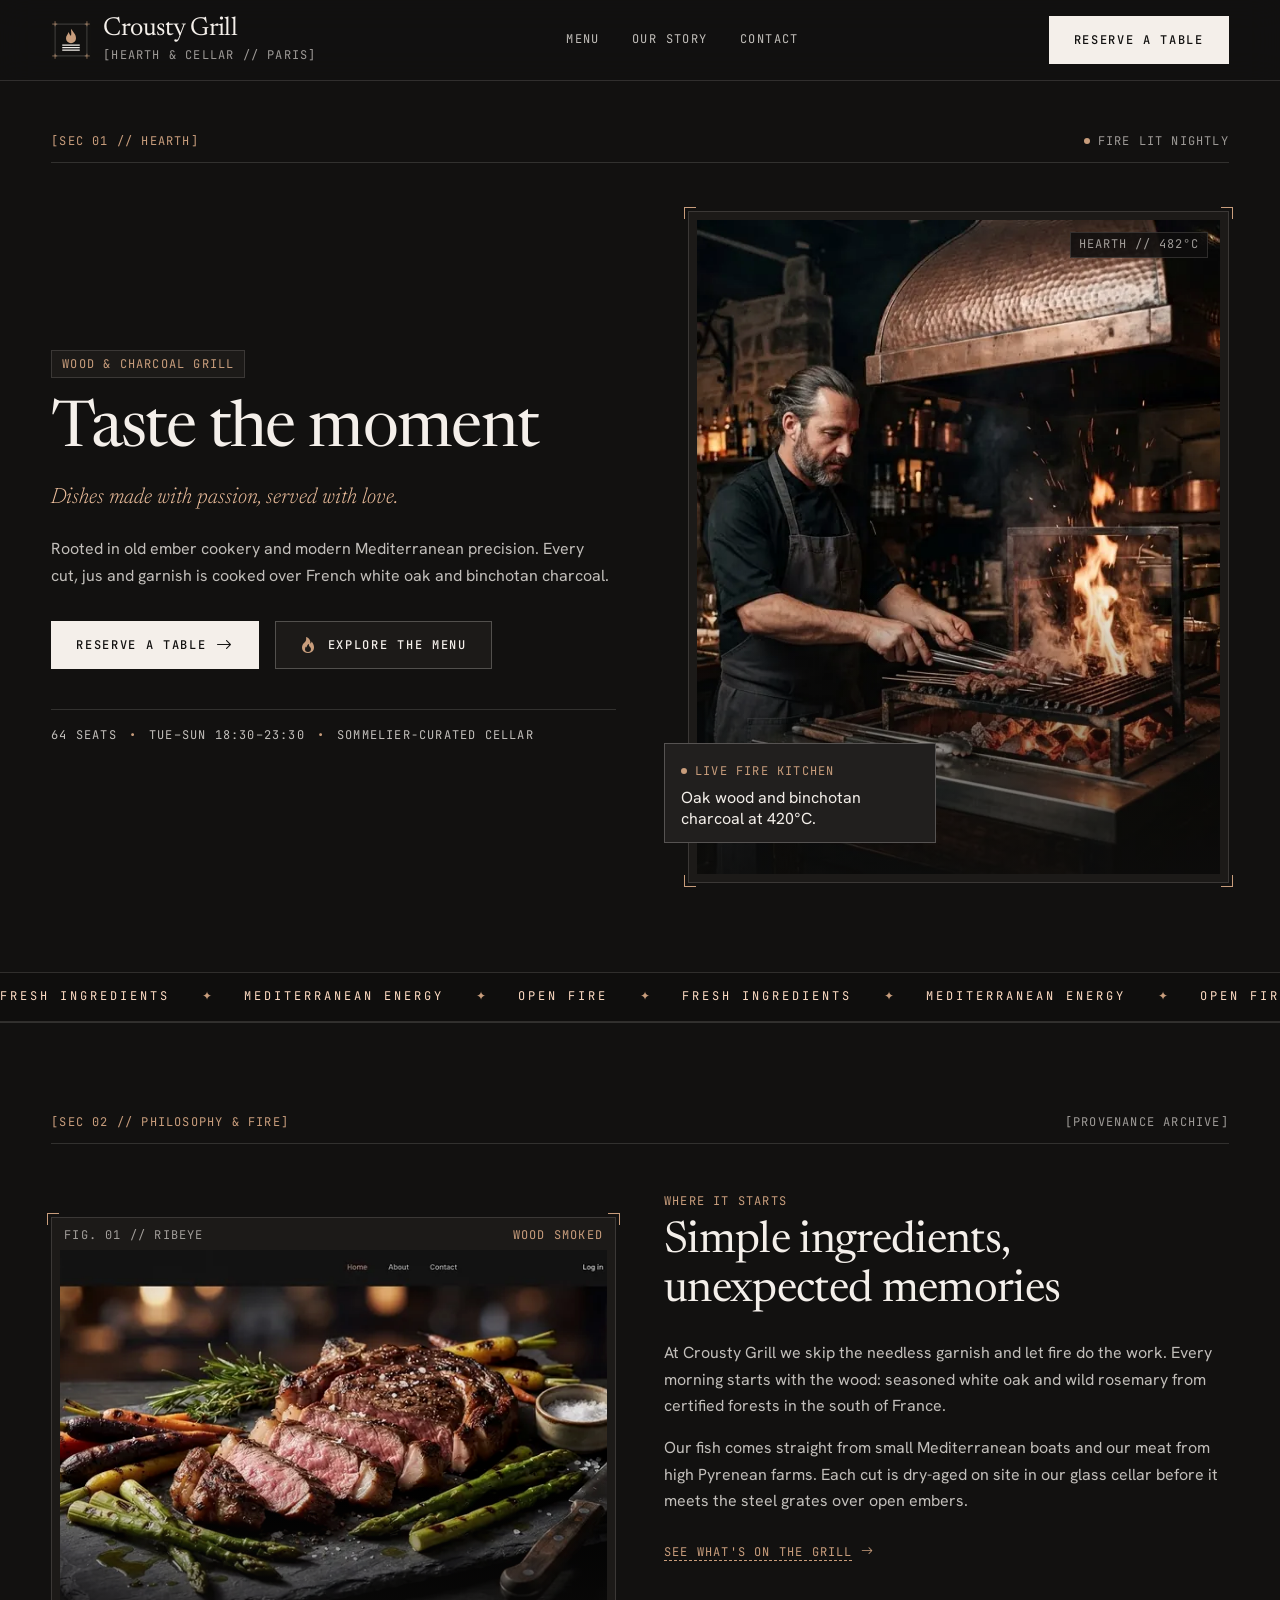
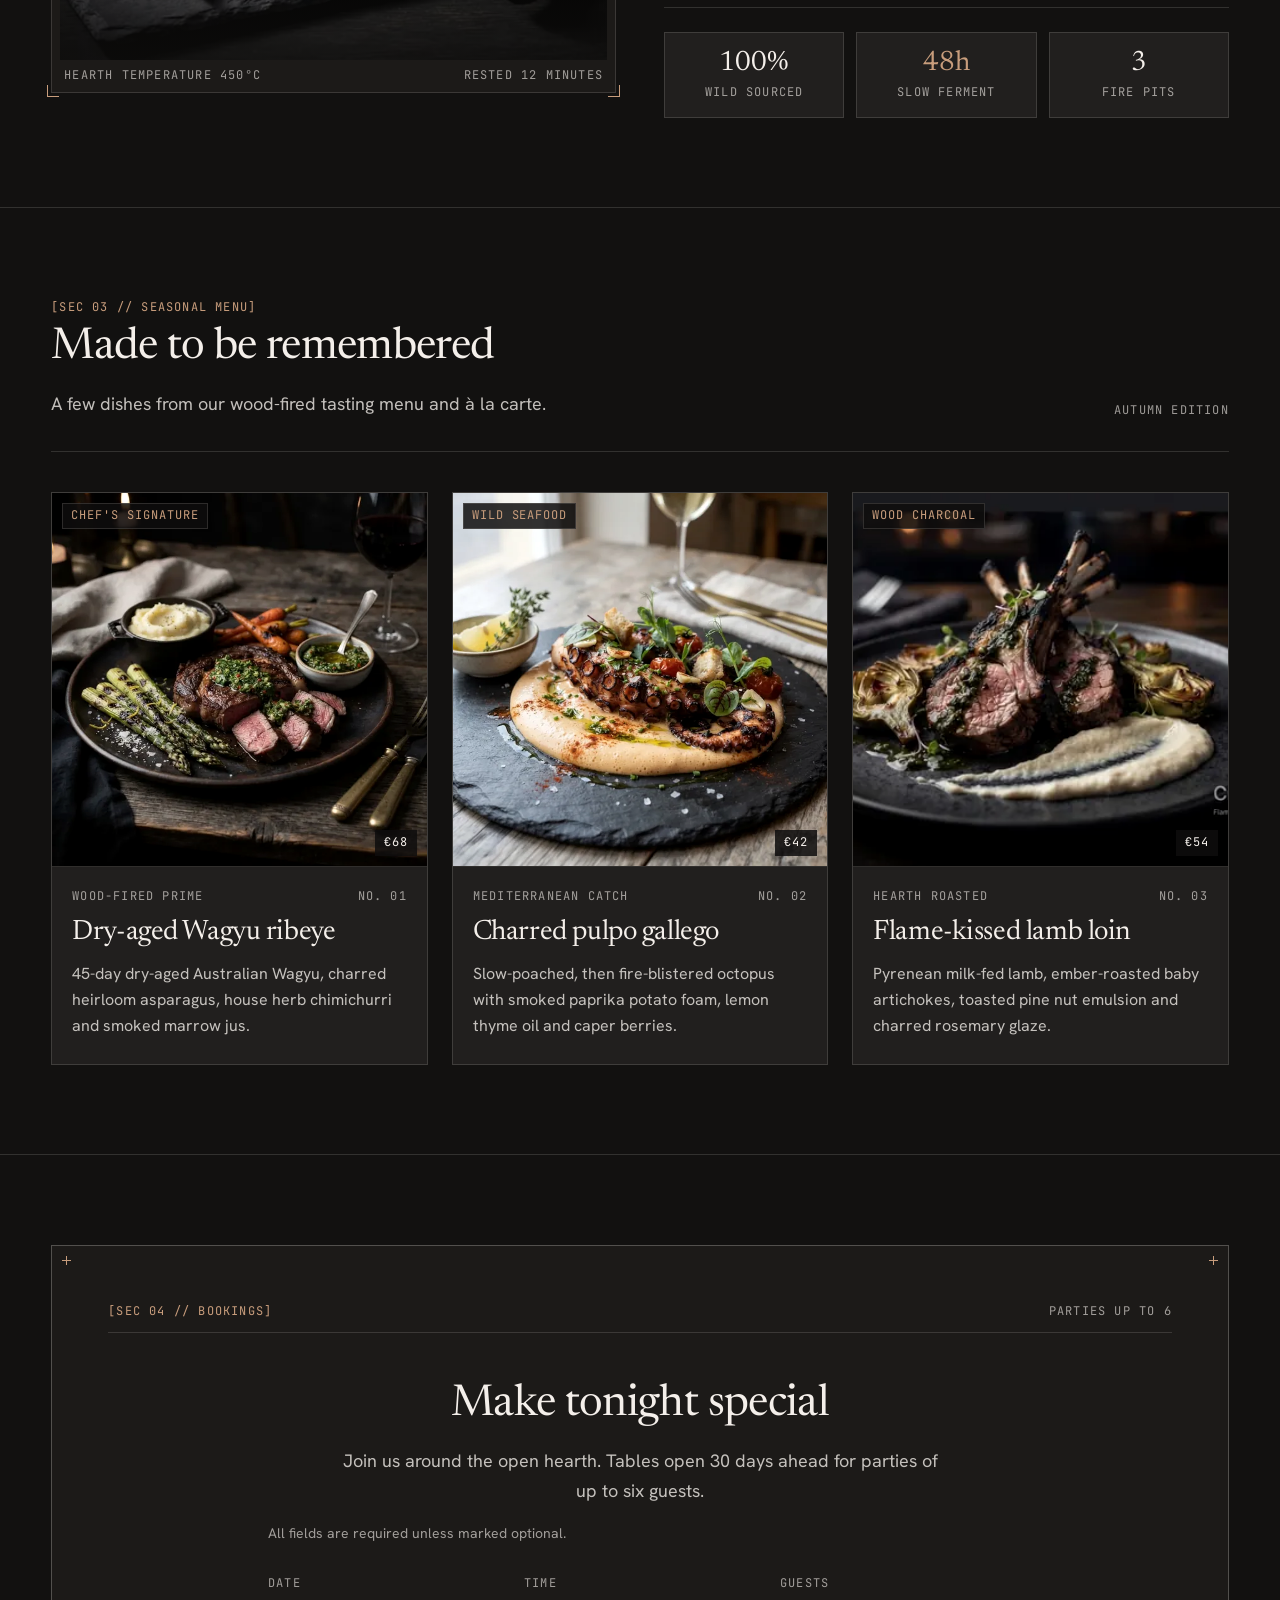
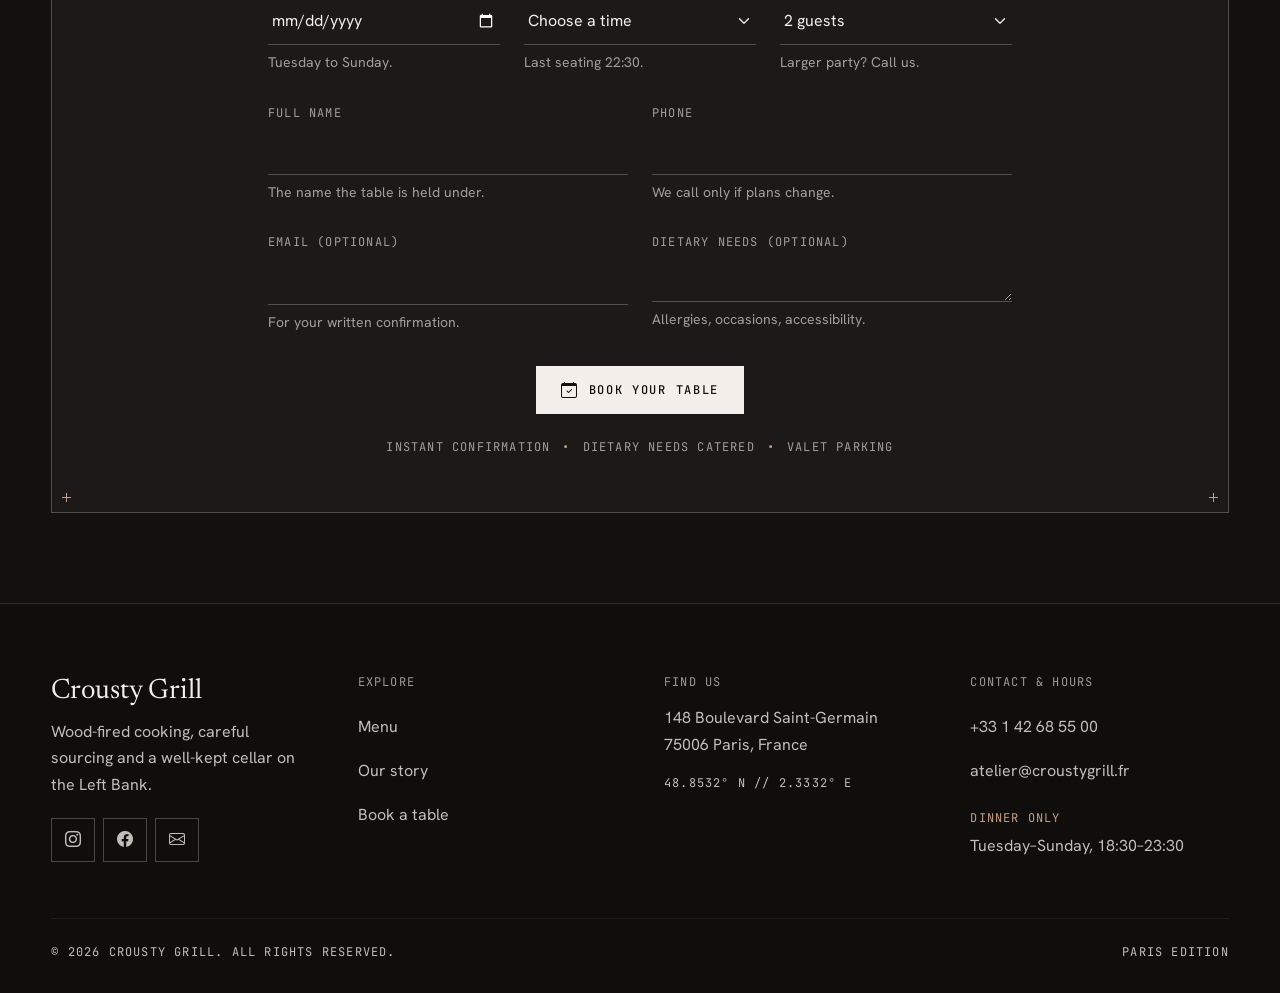
<file: index.html>
<!DOCTYPE html>
<html lang="en" data-bs-theme="dark">

<head>
    <meta charset="UTF-8">
    <meta name="viewport" content="width=device-width, initial-scale=1">
    <title>Crousty Grill — Wood-fired grill in Paris</title>
    <meta name="description"
        content="Crousty Grill is a wood-fired grill house on Boulevard Saint-Germain, Paris. Dry-aged cuts, Mediterranean seafood and open-fire cooking. Dinner Tuesday to Sunday. Book a table online.">
    <meta name="theme-color" content="#121110">
    <meta name="color-scheme" content="dark">

    <meta property="og:type" content="restaurant">
    <meta property="og:title" content="Crousty Grill — Wood-fired grill in Paris">
    <meta property="og:description" content="Dry-aged cuts and Mediterranean seafood cooked over oak and binchotan. Book a table.">
    <meta property="og:image" content="assets/img/og-image.jpg">
    <meta property="og:locale" content="en_GB">

    <link rel="icon" href="assets/img/logo.svg" type="image/svg+xml">

    <link rel="preconnect" href="https://fonts.googleapis.com">
    <link rel="preconnect" href="https://fonts.gstatic.com" crossorigin>
    <link rel="preload" as="image" href="assets/img/hero-chef-1408.webp" type="image/webp">

    <link href="https://cdn.jsdelivr.net/npm/bootstrap@5.3.8/dist/css/bootstrap.min.css" rel="stylesheet"
        integrity="sha384-sRIl4kxILFvY47J16cr9ZwB07vP4J8+LH7qKQnuqkuIAvNWLzeN8tE5YBujZqJLB" crossorigin="anonymous">
    <link rel="stylesheet" href="https://cdn.jsdelivr.net/npm/bootstrap-icons@1.13.1/font/bootstrap-icons.min.css">
    <link rel="stylesheet"
        href="https://fonts.googleapis.com/css2?family=Hanken+Grotesk:wght@400;500;600&family=JetBrains+Mono:wght@400;500&family=Newsreader:ital,opsz,wght@0,6..72,400;1,6..72,300;1,6..72,400&display=swap">
    <link rel="stylesheet" href="css/style.css">
</head>

<body id="top">

    <a class="visually-hidden-focusable cg-skip" href="#main">Skip to main content</a>

    <!-- HEADER ============================================================ -->
    <header class="cg-header">
        <div class="container-xxl cg-container cg-header-bar">
            <a class="cg-brand" href="#top" aria-label="Crousty Grill, back to top">
                <img src="assets/img/logo.svg" alt="" width="40" height="40">
                <span>
                    <span class="cg-brand-name">Crousty Grill</span>
                    <span class="cg-annot cg-brand-tag d-none d-sm-block" aria-hidden="true">[Hearth &amp; cellar // Paris]</span>
                </span>
            </a>

            <!-- desktop navigation -->
            <nav class="d-none d-lg-block" aria-label="Main">
                <ul class="cg-nav-list">
                    <li><a class="cg-nav-link" href="#menu">Menu</a></li>
                    <li><a class="cg-nav-link" href="#story">Our story</a></li>
                    <li><a class="cg-nav-link" href="#contact">Contact</a></li>
                </ul>
            </nav>
            <a class="btn btn-cg-primary d-none d-lg-inline-flex" href="#reservations">Reserve a table</a>

            <!-- mobile navigation: native disclosure, no script -->
            <details class="cg-menu d-lg-none">
                <summary>
                    <i class="bi bi-list" aria-hidden="true"></i>
                    <i class="bi bi-x-lg" aria-hidden="true"></i>
                    <span>Menu</span>
                </summary>
                <nav class="cg-menu-panel" aria-label="Main">
                    <ul>
                        <li><a class="cg-nav-link" href="#menu">Menu</a></li>
                        <li><a class="cg-nav-link" href="#story">Our story</a></li>
                        <li><a class="cg-nav-link" href="#contact">Contact</a></li>
                    </ul>
                    <a class="btn btn-cg-primary w-100" href="#reservations">Reserve a table</a>
                </nav>
            </details>
        </div>
    </header>

    <main id="main">

        <!-- HERO ========================================================== -->
        <section class="cg-hero" aria-labelledby="hero-title">
            <div class="container-xxl cg-container">
                <div class="cg-section-head" aria-hidden="true">
                    <p class="cg-annot cg-annot-ember">[Sec 01 // Hearth]</p>
                    <p class="cg-annot cg-live">Fire lit nightly</p>
                </div>

                <div class="row gy-5 gx-lg-5 align-items-center">
                    <div class="col-lg-6">
                        <p class="cg-annot cg-annot-ember cg-chip">Wood &amp; charcoal grill</p>
                        <h1 class="cg-display" id="hero-title">Taste the moment</h1>
                        <p class="cg-tagline">Dishes made with passion, served with love.</p>
                        <p class="cg-body">
                            Rooted in old ember cookery and modern Mediterranean precision. Every cut, jus and
                            garnish is cooked over French white oak and binchotan charcoal.
                        </p>

                        <div class="cg-cta-row">
                            <a class="btn btn-cg-primary" href="#reservations">
                                Reserve a table
                                <i class="bi bi-arrow-right" aria-hidden="true"></i>
                            </a>
                            <a class="btn btn-cg-outline" href="#menu">
                                <i class="bi bi-fire cg-annot-ember" aria-hidden="true"></i>
                                Explore the menu
                            </a>
                        </div>

                        <ul class="cg-specs cg-annot" aria-label="At a glance">
                            <li>64 seats</li>
                            <li>Tue–Sun 18:30–23:30</li>
                            <li>Sommelier-curated cellar</li>
                        </ul>
                    </div>

                    <div class="col-lg-6">
                        <figure class="cg-hero-figure">
                            <div class="cg-frame">
                                <div class="cg-media cg-media-fade">
                                    <img src="assets/img/hero-chef-1408.webp"
                                        srcset="assets/img/hero-chef-800.webp 800w, assets/img/hero-chef-1408.webp 1408w"
                                        sizes="(min-width: 992px) 45vw, 100vw" width="1408" height="768"
                                        fetchpriority="high"
                                        alt="Our grill chef working the open hearth, flames rising from the binchotan coals beneath a copper hood.">
                                    <p class="cg-stamp cg-hero-coord" aria-hidden="true">Hearth // 482°C</p>
                                </div>
                            </div>
                            <figcaption class="cg-callout">
                                <span class="cg-annot cg-annot-ember cg-live">Live fire kitchen</span>
                                <p>Oak wood and binchotan charcoal at 420°C.</p>
                            </figcaption>
                        </figure>
                    </div>
                </div>
            </div>
        </section>

        <!-- MARQUEE ======================================================= -->
        <section class="cg-marquee" aria-label="What we stand for">
            <p class="visually-hidden">Fresh ingredients, Mediterranean energy, open fire.</p>
            <div class="cg-marquee-track">
                <ul class="cg-marquee-group" aria-hidden="true">
                    <li>Fresh ingredients</li>
                    <li>Mediterranean energy</li>
                    <li>Open fire</li>
                    <li>Fresh ingredients</li>
                    <li>Mediterranean energy</li>
                    <li>Open fire</li>
                </ul>
                <ul class="cg-marquee-group" aria-hidden="true">
                    <li>Fresh ingredients</li>
                    <li>Mediterranean energy</li>
                    <li>Open fire</li>
                    <li>Fresh ingredients</li>
                    <li>Mediterranean energy</li>
                    <li>Open fire</li>
                </ul>
            </div>
        </section>

        <!-- STORY ========================================================= -->
        <section class="cg-section" id="story" aria-labelledby="story-title">
            <div class="container-xxl cg-container">
                <div class="cg-section-head" aria-hidden="true">
                    <p class="cg-annot cg-annot-ember">[Sec 02 // Philosophy &amp; fire]</p>
                    <p class="cg-annot">[Provenance archive]</p>
                </div>

                <div class="row gy-5 gx-lg-5 align-items-center">
                    <div class="col-lg-6 order-2 order-lg-1">
                        <figure class="cg-figure cg-frame">
                            <p class="cg-annot cg-figure-meta cg-figure-meta-top" aria-hidden="true">
                                <span>Fig. 01 // Ribeye</span>
                                <span class="cg-annot-ember">Wood smoked</span>
                            </p>
                            <div class="cg-media cg-media-fade">
                                <img src="assets/img/story-ribeye-800.webp"
                                    srcset="assets/img/story-ribeye-800.webp 800w, assets/img/story-ribeye-1408.webp 1408w"
                                    sizes="(min-width: 992px) 45vw, 100vw" width="800" height="436" loading="lazy"
                                    decoding="async"
                                    alt="Sliced prime ribeye on a dark slate board with roasted heirloom carrots, charred asparagus and flaky sea salt.">
                            </div>
                            <figcaption class="cg-annot cg-figure-meta">
                                <span>Hearth temperature 450°C</span>
                                <span>Rested 12 minutes</span>
                            </figcaption>
                        </figure>
                    </div>

                    <div class="col-lg-6 order-1 order-lg-2">
                        <p class="cg-annot cg-annot-ember mb-2">Where it starts</p>
                        <h2 class="cg-headline" id="story-title">Simple ingredients, unexpected memories</h2>
                        <p class="cg-body mt-4">
                            At Crousty Grill we skip the needless garnish and let fire do the work. Every morning
                            starts with the wood: seasoned white oak and wild rosemary from certified forests in
                            the south of France.
                        </p>
                        <p class="cg-body">
                            Our fish comes straight from small Mediterranean boats and our meat from high Pyrenean
                            farms. Each cut is dry-aged on site in our glass cellar before it meets the steel
                            grates over open embers.
                        </p>
                        <a class="cg-link" href="#menu">
                            See what's on the grill
                            <i class="bi bi-arrow-right" aria-hidden="true"></i>
                        </a>

                        <dl class="cg-stats">
                            <div>
                                <dt class="cg-annot">Wild sourced</dt>
                                <dd>100%</dd>
                            </div>
                            <div>
                                <dt class="cg-annot">Slow ferment</dt>
                                <dd>48h</dd>
                            </div>
                            <div>
                                <dt class="cg-annot">Fire pits</dt>
                                <dd>3</dd>
                            </div>
                        </dl>
                    </div>
                </div>
            </div>
        </section>

        <!-- MENU ========================================================== -->
        <section class="cg-section" id="menu" aria-labelledby="menu-title">
            <div class="container-xxl cg-container">
                <div class="cg-menu-head">
                    <div>
                        <p class="cg-annot cg-annot-ember mb-2" aria-hidden="true">[Sec 03 // Seasonal menu]</p>
                        <h2 class="cg-headline" id="menu-title">Made to be remembered</h2>
                        <p class="cg-lede mt-3 mb-0">A few dishes from our wood-fired tasting menu and à la carte.</p>
                    </div>
                    <p class="cg-annot">Autumn edition</p>
                </div>

                <div class="row row-cols-1 row-cols-md-3 g-4">
                    <div class="col">
                        <article class="cg-dish">
                            <div class="cg-dish-body">
                                <h3>Dry-aged Wagyu ribeye</h3>
                                <p class="cg-annot"><span>Wood-fired prime</span><span aria-hidden="true">No. 01</span></p>
                                <p>45-day dry-aged Australian Wagyu, charred heirloom asparagus, house herb
                                    chimichurri and smoked marrow jus.</p>
                            </div>
                            <div class="cg-media">
                                <img src="assets/img/dish-wagyu-600.webp"
                                    srcset="assets/img/dish-wagyu-600.webp 600w, assets/img/dish-wagyu-1024.webp 1024w"
                                    sizes="(min-width: 768px) 30vw, 100vw" width="600"
                                    height="600" loading="lazy" decoding="async"
                                    alt="Sliced Wagyu ribeye with asparagus, chimichurri and a pot of mash on a dark plate.">
                                <p class="cg-stamp">Chef's signature</p>
                                <p class="cg-stamp cg-price"><span class="visually-hidden">Price: </span>€68</p>
                            </div>
                        </article>
                    </div>

                    <div class="col">
                        <article class="cg-dish">
                            <div class="cg-dish-body">
                                <h3>Charred pulpo gallego</h3>
                                <p class="cg-annot"><span>Mediterranean catch</span><span aria-hidden="true">No. 02</span></p>
                                <p>Slow-poached, then fire-blistered octopus with smoked paprika potato foam,
                                    lemon thyme oil and caper berries.</p>
                            </div>
                            <div class="cg-media">
                                <img src="assets/img/dish-pulpo-600.webp"
                                    srcset="assets/img/dish-pulpo-600.webp 600w, assets/img/dish-pulpo-1024.webp 1024w"
                                    sizes="(min-width: 768px) 30vw, 100vw" width="600"
                                    height="600" loading="lazy" decoding="async"
                                    alt="Grilled octopus tentacle on a swirl of potato foam, dusted with paprika and herbs.">
                                <p class="cg-stamp">Wild seafood</p>
                                <p class="cg-stamp cg-price"><span class="visually-hidden">Price: </span>€42</p>
                            </div>
                        </article>
                    </div>

                    <div class="col">
                        <article class="cg-dish">
                            <div class="cg-dish-body">
                                <h3>Flame-kissed lamb loin</h3>
                                <p class="cg-annot"><span>Hearth roasted</span><span aria-hidden="true">No. 03</span></p>
                                <p>Pyrenean milk-fed lamb, ember-roasted baby artichokes, toasted pine nut
                                    emulsion and charred rosemary glaze.</p>
                            </div>
                            <div class="cg-media">
                                <img src="assets/img/dish-lamb-600.webp"
                                    srcset="assets/img/dish-lamb-600.webp 600w, assets/img/dish-lamb-1024.webp 1024w"
                                    sizes="(min-width: 768px) 30vw, 100vw" width="600"
                                    height="327" loading="lazy" decoding="async"
                                    alt="Rack of lamb chops over pine nut purée with roasted artichokes on charcoal stoneware.">
                                <p class="cg-stamp">Wood charcoal</p>
                                <p class="cg-stamp cg-price"><span class="visually-hidden">Price: </span>€54</p>
                            </div>
                        </article>
                    </div>
                </div>
            </div>
        </section>

        <!-- RESERVATIONS ================================================== -->
        <section class="cg-section" id="reservations" aria-labelledby="booking-title">
            <div class="container-xxl cg-container">
                <div class="cg-panel cg-booking">
                    <div class="cg-section-head" aria-hidden="true">
                        <p class="cg-annot cg-annot-ember">[Sec 04 // Bookings]</p>
                        <p class="cg-annot">Parties up to 6</p>
                    </div>

                    <div class="cg-booking-intro">
                        <h2 class="cg-headline" id="booking-title">Make tonight special</h2>
                        <p class="cg-lede">Join us around the open hearth. Tables open 30 days ahead for parties
                            of up to six guests.</p>
                    </div>

                    <!-- point "action" at the booking endpoint when it exists -->
                    <form class="cg-form row g-4" action="#" method="post" aria-describedby="form-note">
                        <p class="cg-form-note col-12" id="form-note">All fields are required unless marked optional.</p>

                        <div class="col-md-4">
                            <label class="form-label" for="b-date">Date</label>
                            <input class="form-control cg-input" type="date" id="b-date" name="date" required
                                aria-describedby="b-date-hint">
                            <p class="cg-hint" id="b-date-hint">Tuesday to Sunday.</p>
                        </div>
                        <div class="col-md-4">
                            <label class="form-label" for="b-time">Time</label>
                            <select class="form-select cg-input" id="b-time" name="time" required
                                aria-describedby="b-time-hint">
                                <option value="" selected disabled>Choose a time</option>
                                <option>18:30</option>
                                <option>19:00</option>
                                <option>19:30</option>
                                <option>20:00</option>
                                <option>20:30</option>
                                <option>21:00</option>
                                <option>21:30</option>
                                <option>22:00</option>
                                <option>22:30</option>
                            </select>
                            <p class="cg-hint" id="b-time-hint">Last seating 22:30.</p>
                        </div>
                        <div class="col-md-4">
                            <label class="form-label" for="b-guests">Guests</label>
                            <select class="form-select cg-input" id="b-guests" name="guests" required
                                aria-describedby="b-guests-hint">
                                <option value="" disabled>Choose guests</option>
                                <option value="1">1 guest</option>
                                <option value="2" selected>2 guests</option>
                                <option value="3">3 guests</option>
                                <option value="4">4 guests</option>
                                <option value="5">5 guests</option>
                                <option value="6">6 guests</option>
                            </select>
                            <p class="cg-hint" id="b-guests-hint">Larger party? Call us.</p>
                        </div>

                        <div class="col-md-6">
                            <label class="form-label" for="b-name">Full name</label>
                            <input class="form-control cg-input" type="text" id="b-name" name="name"
                                autocomplete="name" required aria-describedby="b-name-hint">
                            <p class="cg-hint" id="b-name-hint">The name the table is held under.</p>
                        </div>
                        <div class="col-md-6">
                            <label class="form-label" for="b-phone">Phone</label>
                            <input class="form-control cg-input" type="tel" id="b-phone" name="phone"
                                autocomplete="tel" inputmode="tel" required aria-describedby="b-phone-hint">
                            <p class="cg-hint" id="b-phone-hint">We call only if plans change.</p>
                        </div>

                        <div class="col-md-6">
                            <label class="form-label" for="b-email">Email (optional)</label>
                            <input class="form-control cg-input" type="email" id="b-email" name="email"
                                autocomplete="email" aria-describedby="b-email-hint">
                            <p class="cg-hint" id="b-email-hint">For your written confirmation.</p>
                        </div>
                        <div class="col-md-6">
                            <label class="form-label" for="b-notes">Dietary needs (optional)</label>
                            <textarea class="form-control cg-input" id="b-notes" name="notes" rows="1"
                                aria-describedby="b-notes-hint"></textarea>
                            <p class="cg-hint" id="b-notes-hint">Allergies, occasions, accessibility.</p>
                        </div>

                        <div class="col-12 text-center pt-2">
                            <button class="btn btn-cg-primary" type="submit">
                                <i class="bi bi-calendar-check" aria-hidden="true"></i>
                                Book your table
                            </button>
                            <ul class="cg-assure cg-annot">
                                <li>Instant confirmation</li>
                                <li>Dietary needs catered</li>
                                <li>Valet parking</li>
                            </ul>
                        </div>
                    </form>
                </div>
            </div>
        </section>

    </main>

    <!-- FOOTER ============================================================ -->
    <footer class="cg-footer" id="contact">
        <div class="container-xxl cg-container">
            <div class="row gy-5 gx-lg-5">
                <div class="col-md-6 col-lg-3">
                    <span class="cg-footer-brand">Crousty Grill</span>
                    <p>Wood-fired cooking, careful sourcing and a well-kept cellar on the Left Bank.</p>
                    <ul class="cg-social">
                        <li><a href="https://www.instagram.com/" aria-label="Crousty Grill on Instagram"><i
                                    class="bi bi-instagram" aria-hidden="true"></i></a></li>
                        <li><a href="https://www.facebook.com/" aria-label="Crousty Grill on Facebook"><i
                                    class="bi bi-facebook" aria-hidden="true"></i></a></li>
                        <li><a href="mailto:atelier@croustygrill.fr" aria-label="Email Crousty Grill"><i
                                    class="bi bi-envelope" aria-hidden="true"></i></a></li>
                    </ul>
                </div>

                <nav class="col-md-6 col-lg-3" aria-labelledby="footer-explore">
                    <h2 id="footer-explore">Explore</h2>
                    <ul class="cg-footer-links">
                        <li><a href="#menu">Menu</a></li>
                        <li><a href="#story">Our story</a></li>
                        <li><a href="#reservations">Book a table</a></li>
                    </ul>
                </nav>

                <div class="col-md-6 col-lg-3">
                    <h2>Find us</h2>
                    <address>
                        148 Boulevard Saint-Germain<br>
                        75006 Paris, France
                    </address>
                    <p class="cg-annot mt-3" aria-hidden="true">48.8532° N // 2.3332° E</p>
                </div>

                <div class="col-md-6 col-lg-3">
                    <h2>Contact &amp; hours</h2>
                    <ul class="cg-footer-links cg-footer-contact">
                        <li><a href="tel:+33142685500">+33 1 42 68 55 00</a></li>
                        <li><a href="mailto:atelier@croustygrill.fr">atelier@croustygrill.fr</a></li>
                    </ul>
                    <dl class="cg-hours">
                        <dt>Dinner only</dt>
                        <dd>Tuesday–Sunday, <time datetime="18:30">18:30</time>–<time datetime="23:30">23:30</time></dd>
                    </dl>
                </div>
            </div>

            <div class="cg-footer-base">
                <p class="cg-annot">© 2026 Crousty Grill. All rights reserved.</p>
                <p class="cg-annot" aria-hidden="true">Paris edition</p>
            </div>
        </div>
    </footer>

</body>

</html>
</file>
<file: css/style.css>
/* ==========================================================================
   Crousty Grill — landing page
   Order: tokens → Bootstrap overrides → base → components → sections
          → responsive → reduced motion
   No JavaScript: every interaction is native HTML or CSS.
   ========================================================================== */

/* TOKENS ------------------------------------------------------------------ */

:root,
[data-bs-theme="dark"] {
    /* palette (stitch/DESIGN.md) */
    --cg-canvas: #121110;
    --cg-sunk: #0f0e0d;
    --cg-surface: #1c1a18;
    --cg-surface-2: #211f1e;
    --cg-bone: #f4efea;
    --cg-ember: #c89d7c;
    --cg-ember-soft: #ebbd9b;
    --cg-text-2: rgba(244, 239, 234, 0.78);
    --cg-muted: rgba(244, 239, 234, 0.62);
    --cg-line-strong: rgba(244, 239, 234, 0.25);
    --cg-line: rgba(244, 239, 234, 0.14);
    --cg-line-faint: rgba(244, 239, 234, 0.06);
    --cg-error: #ffb4ab;
    --cg-louver: rgba(18, 17, 16, 0.75);

    /* type */
    --cg-serif: "Newsreader", Georgia, "Times New Roman", serif;
    --cg-sans: "Hanken Grotesk", system-ui, -apple-system, "Segoe UI", sans-serif;
    --cg-mono: "JetBrains Mono", ui-monospace, "Cascadia Mono", Consolas, monospace;

    --cg-fs-display: clamp(2.5rem, 1.6rem + 3.4vw, 4rem);
    --cg-fs-headline: clamp(1.875rem, 1.4rem + 1.8vw, 2.75rem);
    --cg-fs-title: clamp(1.5rem, 1.3rem + 0.6vw, 1.75rem);
    --cg-fs-lede: 1.125rem;
    --cg-fs-body: 1rem;
    --cg-fs-label: 0.75rem;

    /* space */
    --cg-gutter-x: clamp(1rem, 4vw, 5rem);
    --cg-section-y: clamp(3.5rem, 7vw, 6.5rem);
    --cg-header-h: 5rem;
    --cg-tick: 12px;

    /* Bootstrap: square, warm, dark */
    --bs-body-bg: var(--cg-canvas);
    --bs-body-color: var(--cg-bone);
    --bs-body-font-family: var(--cg-sans);
    --bs-body-font-size: var(--cg-fs-body);
    --bs-body-line-height: 1.65;
    --bs-heading-color: var(--cg-bone);
    --bs-secondary-color: var(--cg-muted);
    --bs-border-color: var(--cg-line);
    --bs-border-radius: 0;
    --bs-border-radius-sm: 0;
    --bs-border-radius-lg: 0;
    --bs-border-radius-xl: 0;
    --bs-border-radius-xxl: 0;
    --bs-border-radius-pill: 0;
    --bs-link-color: var(--cg-ember);
    --bs-link-color-rgb: 200, 157, 124;
    --bs-link-hover-color: var(--cg-bone);
    --bs-link-hover-color-rgb: 244, 239, 234;
    --bs-focus-ring-color: rgba(200, 157, 124, 0.5);
    --bs-form-invalid-color: var(--cg-error);
    --bs-form-invalid-border-color: var(--cg-error);
    color-scheme: dark;
}

/* BASE -------------------------------------------------------------------- */

html {
    scroll-behavior: smooth;
}

body {
    background: var(--cg-canvas);
    color: var(--cg-bone);
    text-rendering: optimizeLegibility;
    -webkit-font-smoothing: antialiased;
}

h1,
h2,
h3 {
    font-family: var(--cg-serif);
    font-weight: 400;
    letter-spacing: -0.015em;
    line-height: 1.12;
    text-wrap: balance;
}

p {
    text-wrap: pretty;
}

img {
    display: block;
    max-width: 100%;
    height: auto;
}

::selection {
    background: #604025;
    color: #ffdcc3;
}

:focus-visible {
    outline: 2px solid var(--cg-ember);
    outline-offset: 3px;
}

[id] {
    scroll-margin-top: 1rem;
}

/* skip link builds on Bootstrap's .visually-hidden-focusable */
.cg-skip:focus {
    position: fixed !important;
    top: 1rem;
    left: 1rem;
    z-index: 1100;
    padding: 0.75rem 1rem;
    background: var(--cg-bone);
    color: var(--cg-canvas);
    font-family: var(--cg-mono);
    font-size: var(--cg-fs-label);
    letter-spacing: 0.1em;
    text-transform: uppercase;
    text-decoration: none;
}

/* COMPONENTS -------------------------------------------------------------- */

.cg-container {
    padding-inline: var(--cg-gutter-x);
}

.cg-section {
    padding-block: var(--cg-section-y);
    border-top: 1px solid var(--cg-line);
}

/* mono annotation — the blueprint voice */
.cg-annot {
    margin: 0;
    font-family: var(--cg-mono);
    font-size: var(--cg-fs-label);
    font-weight: 400;
    line-height: 1.5;
    letter-spacing: 0.1em;
    text-transform: uppercase;
    color: var(--cg-muted);
}

.cg-annot-ember {
    color: var(--cg-ember);
}

/* annotation bar that opens each section */
.cg-section-head {
    display: flex;
    flex-wrap: wrap;
    align-items: center;
    justify-content: space-between;
    gap: 0.5rem 1.5rem;
    padding-bottom: 0.75rem;
    margin-bottom: clamp(1.75rem, 4vw, 3rem);
    border-bottom: 1px solid var(--cg-line);
}

.cg-display {
    margin: 0;
    font-size: var(--cg-fs-display);
    letter-spacing: -0.025em;
    line-height: 1.04;
}

.cg-headline {
    margin: 0;
    font-size: var(--cg-fs-headline);
}

.cg-lede {
    max-width: 60ch;
    font-size: var(--cg-fs-lede);
    color: var(--cg-text-2);
}

.cg-body {
    max-width: 62ch;
    color: var(--cg-text-2);
}

/* hairline frame with L-shaped corner ticks (one pseudo, eight gradients) */
.cg-frame {
    position: relative;
    padding: 0.5rem;
    background: var(--cg-surface);
    border: 1px solid var(--cg-line);
}

.cg-frame::before {
    content: "";
    position: absolute;
    inset: -5px;
    pointer-events: none;
    --t: linear-gradient(var(--cg-ember), var(--cg-ember));
    background:
        var(--t) left top / var(--cg-tick) 1px no-repeat,
        var(--t) left top / 1px var(--cg-tick) no-repeat,
        var(--t) right top / var(--cg-tick) 1px no-repeat,
        var(--t) right top / 1px var(--cg-tick) no-repeat,
        var(--t) left bottom / var(--cg-tick) 1px no-repeat,
        var(--t) left bottom / 1px var(--cg-tick) no-repeat,
        var(--t) right bottom / var(--cg-tick) 1px no-repeat,
        var(--t) right bottom / 1px var(--cg-tick) no-repeat;
}

/* panel with "+" registration crosshairs */
.cg-panel {
    position: relative;
    background: var(--cg-surface);
    border: 1px solid var(--cg-line-strong);
}

.cg-panel::before {
    content: "";
    position: absolute;
    inset: 10px;
    pointer-events: none;
    --t: linear-gradient(var(--cg-ember), var(--cg-ember));
    background:
        var(--t) left 0 top 4px / 9px 1px no-repeat,
        var(--t) left 4px top 0 / 1px 9px no-repeat,
        var(--t) right 0 top 4px / 9px 1px no-repeat,
        var(--t) right 4px top 0 / 1px 9px no-repeat,
        var(--t) left 0 bottom 4px / 9px 1px no-repeat,
        var(--t) left 4px bottom 0 / 1px 9px no-repeat,
        var(--t) right 0 bottom 4px / 9px 1px no-repeat,
        var(--t) right 4px bottom 0 / 1px 9px no-repeat;
}

/* media well inside a frame */
.cg-media {
    position: relative;
    overflow: hidden;
    background: var(--cg-sunk);
}

.cg-media img {
    width: 100%;
    height: 100%;
    object-fit: cover;
    filter: saturate(0.88) contrast(1.05);
}

.cg-media-fade::after {
    content: "";
    position: absolute;
    inset: 0;
    background: linear-gradient(to top, rgba(15, 14, 13, 0.75), transparent 45%);
}

/* small mono stamp laid over imagery */
.cg-stamp {
    position: absolute;
    z-index: 1;
    margin: 0;
    padding: 0.125rem 0.5rem;
    background: rgba(15, 14, 13, 0.85);
    border: 1px solid var(--cg-line);
    font-family: var(--cg-mono);
    font-size: var(--cg-fs-label);
    letter-spacing: 0.08em;
    text-transform: uppercase;
    color: var(--cg-ember);
}

/* buttons: Bootstrap .btn + one variant class */
.btn-cg-primary,
.btn-cg-outline {
    --bs-btn-font-family: var(--cg-mono);
    --bs-btn-font-size: var(--cg-fs-label);
    --bs-btn-font-weight: 500;
    --bs-btn-padding-x: 1.5rem;
    --bs-btn-padding-y: 0.875rem;
    --bs-btn-border-width: 1px;
    --bs-btn-focus-box-shadow: none;
    display: inline-flex;
    align-items: center;
    justify-content: center;
    gap: 0.625rem;
    min-height: 2.75rem;
    letter-spacing: 0.14em;
    text-transform: uppercase;
}

.btn-cg-primary {
    --bs-btn-color: var(--cg-canvas);
    --bs-btn-bg: var(--cg-bone);
    --bs-btn-border-color: var(--cg-bone);
    --bs-btn-hover-color: var(--cg-canvas);
    --bs-btn-hover-bg: var(--cg-ember);
    --bs-btn-hover-border-color: var(--cg-ember);
    --bs-btn-active-color: var(--cg-canvas);
    --bs-btn-active-bg: var(--cg-ember-soft);
    --bs-btn-active-border-color: var(--cg-ember-soft);
}

.btn-cg-outline {
    --bs-btn-color: var(--cg-bone);
    --bs-btn-bg: var(--cg-surface);
    --bs-btn-border-color: var(--cg-line-strong);
    --bs-btn-hover-color: var(--cg-ember);
    --bs-btn-hover-bg: var(--cg-surface);
    --bs-btn-hover-border-color: var(--cg-ember);
    --bs-btn-active-color: var(--cg-ember);
    --bs-btn-active-bg: var(--cg-surface-2);
    --bs-btn-active-border-color: var(--cg-ember);
}

.btn-cg-primary .bi,
.btn-cg-outline .bi {
    font-size: 1rem;
    line-height: 1;
}

.btn-cg-primary:hover .bi-arrow-right {
    transform: translateX(3px);
}

.bi-arrow-right {
    transition: transform 0.2s ease;
}

/* architectural link: dashed baseline, 4px offset */
.cg-link {
    display: inline-flex;
    align-items: center;
    gap: 0.5rem;
    min-height: 2.75rem;
    font-family: var(--cg-mono);
    font-size: var(--cg-fs-label);
    letter-spacing: 0.1em;
    text-transform: uppercase;
    color: var(--cg-ember);
    text-decoration: underline dashed 1px;
    text-underline-offset: 4px;
}

.cg-link:hover {
    color: var(--cg-bone);
}

/* HEADER ------------------------------------------------------------------ */

.cg-header {
    position: relative;
    z-index: 1030;
    background: var(--cg-louver);
    -webkit-backdrop-filter: blur(16px);
    backdrop-filter: blur(16px);
    border-bottom: 1px solid var(--cg-line);
}

.cg-header-bar {
    display: flex;
    align-items: center;
    justify-content: space-between;
    gap: 1.5rem;
    min-height: var(--cg-header-h);
}

.cg-brand {
    display: inline-flex;
    align-items: center;
    gap: 0.75rem;
    min-height: 2.75rem;
    color: var(--cg-bone);
    text-decoration: none;
}

.cg-brand:hover {
    color: var(--cg-bone);
}

.cg-brand img {
    width: 2.5rem;
    height: 2.5rem;
}

.cg-brand-name {
    display: block;
    font-family: var(--cg-serif);
    font-size: 1.625rem;
    line-height: 1;
    letter-spacing: -0.02em;
}

.cg-brand-tag {
    display: block;
    margin-top: 0.25rem;
}

.cg-nav-list {
    display: flex;
    gap: 2rem;
    margin: 0;
    padding: 0;
    list-style: none;
}

.cg-nav-link {
    display: inline-flex;
    align-items: center;
    min-height: 2.75rem;
    font-family: var(--cg-mono);
    font-size: var(--cg-fs-label);
    letter-spacing: 0.12em;
    text-transform: uppercase;
    color: var(--cg-text-2);
    text-decoration: none;
    border-bottom: 1px solid transparent;
}

.cg-nav-link:hover {
    color: var(--cg-bone);
    border-bottom-color: var(--cg-ember);
}

/* mobile menu: native <details>, no script */
.cg-menu summary {
    display: inline-flex;
    align-items: center;
    gap: 0.5rem;
    min-height: 2.75rem;
    padding: 0 1rem;
    border: 1px solid var(--cg-line-strong);
    font-family: var(--cg-mono);
    font-size: var(--cg-fs-label);
    letter-spacing: 0.12em;
    text-transform: uppercase;
    cursor: pointer;
    list-style: none;
}

.cg-menu summary::-webkit-details-marker {
    display: none;
}

.cg-menu summary .bi {
    font-size: 1.25rem;
    line-height: 1;
}

.cg-menu .bi-x-lg,
.cg-menu[open] .bi-list {
    display: none;
}

.cg-menu[open] .bi-x-lg {
    display: inline-block;
    font-size: 1rem;
}

.cg-menu[open] summary {
    border-color: var(--cg-ember);
    color: var(--cg-ember);
}

.cg-menu-panel {
    position: absolute;
    top: 100%;
    left: 0;
    right: 0;
    padding: 0.5rem var(--cg-gutter-x) 1.5rem;
    background: var(--cg-canvas);
    border-bottom: 1px solid var(--cg-line);
}

.cg-menu-panel ul {
    margin: 0 0 1rem;
    padding: 0;
    list-style: none;
}

.cg-menu-panel li {
    border-bottom: 1px solid var(--cg-line-faint);
}

.cg-menu-panel .cg-nav-link {
    display: flex;
    min-height: 3.25rem;
    border-bottom: 0;
}

/* HERO -------------------------------------------------------------------- */

.cg-hero {
    padding-block: clamp(2rem, 4vw, 3.5rem) var(--cg-section-y);
}

.cg-live {
    display: inline-flex;
    align-items: center;
    gap: 0.5rem;
}

.cg-live::before {
    content: "";
    width: 6px;
    height: 6px;
    border-radius: 50%;
    background: var(--cg-ember);
    animation: cg-pulse 2.4s ease-in-out infinite;
}

@keyframes cg-pulse {
    50% {
        opacity: 0.25;
    }
}

.cg-chip {
    display: inline-block;
    padding: 0.25rem 0.625rem;
    margin-bottom: 1.25rem;
    background: var(--cg-surface);
    border: 1px solid var(--cg-line);
}

.cg-tagline {
    margin: 1rem 0 1.25rem;
    font-family: var(--cg-serif);
    font-size: 1.375rem;
    font-style: italic;
    font-weight: 300;
    color: var(--cg-ember-soft);
}

.cg-cta-row {
    display: flex;
    flex-wrap: wrap;
    gap: 1rem;
    margin-top: 2rem;
}

.cg-specs {
    display: flex;
    flex-wrap: wrap;
    gap: 0.25rem 0;
    margin: 2.5rem 0 0;
    padding: 1rem 0 0;
    border-top: 1px solid var(--cg-line);
    list-style: none;
}

.cg-specs li {
    color: var(--cg-text-2);
}

.cg-specs li + li::before {
    content: "•";
    content: "•" / "";
    margin-inline: 0.75rem;
    color: var(--cg-ember);
}

.cg-hero-figure {
    margin: 0;
}

.cg-hero-figure .cg-media {
    aspect-ratio: 4 / 3;
}

.cg-hero-figure img {
    object-position: 58% 40%;
}

.cg-hero-coord {
    top: 0.75rem;
    right: 0.75rem;
    color: var(--cg-muted);
}

.cg-callout {
    max-width: 17rem;
    margin-top: 1rem;
    padding: 0.75rem 1rem;
    background: var(--cg-surface-2);
    border: 1px solid var(--cg-line-strong);
}

.cg-callout p {
    margin: 0.25rem 0 0;
    line-height: 1.35;
}

/* MARQUEE ----------------------------------------------------------------- */

.cg-marquee {
    overflow: hidden;
    padding-block: 0.875rem;
    background: var(--cg-sunk);
    border-block: 1px solid var(--cg-line);
}

.cg-marquee-track {
    display: flex;
    width: max-content;
    animation: cg-marquee 36s linear infinite;
}

.cg-marquee-group {
    display: flex;
    flex-shrink: 0;
    margin: 0;
    padding: 0;
    list-style: none;
}

.cg-marquee-group li {
    display: flex;
    align-items: center;
    font-family: var(--cg-mono);
    font-size: var(--cg-fs-label);
    letter-spacing: 0.25em;
    text-transform: uppercase;
    white-space: nowrap;
    color: #ffdcc3;
}

.cg-marquee-group li::after {
    content: "✦";
    margin-inline: 2rem;
    color: var(--cg-ember);
    letter-spacing: 0;
}

@keyframes cg-marquee {
    to {
        transform: translateX(-50%);
    }
}

/* STORY ------------------------------------------------------------------- */

.cg-figure {
    margin: 0;
}

.cg-figure .cg-media {
    aspect-ratio: 4 / 3;
}

.cg-figure-meta {
    display: flex;
    flex-wrap: wrap;
    justify-content: space-between;
    gap: 0.25rem 1rem;
    padding: 0.375rem 0.25rem 0;
}

.cg-figure-meta-top {
    padding: 0 0.25rem 0.375rem;
}

.cg-stats {
    display: grid;
    grid-template-columns: repeat(3, minmax(0, 1fr));
    gap: 0.75rem;
    margin: 2rem 0 0;
    padding-top: 1.5rem;
    border-top: 1px solid var(--cg-line);
}

.cg-stats div {
    display: flex;
    flex-direction: column-reverse;
    align-items: center;
    gap: 0.375rem;
    padding: 1rem 0.5rem;
    background: var(--cg-surface-2);
    border: 1px solid var(--cg-line);
    text-align: center;
}

.cg-stats dd {
    margin: 0;
    font-family: var(--cg-serif);
    font-size: var(--cg-fs-title);
    line-height: 1;
}

.cg-stats div:nth-child(2) dd {
    color: var(--cg-ember);
}

/* MENU -------------------------------------------------------------------- */

.cg-menu-head {
    display: flex;
    flex-wrap: wrap;
    align-items: flex-end;
    justify-content: space-between;
    gap: 1rem 2rem;
    padding-bottom: 2rem;
    margin-bottom: 2.5rem;
    border-bottom: 1px solid var(--cg-line);
}

.cg-dish {
    display: flex;
    flex-direction: column;
    height: 100%;
    background: var(--cg-surface-2);
    border: 1px solid var(--cg-line);
}

/* image sits first visually; the heading stays first in reading order */
.cg-dish .cg-media {
    order: -1;
    aspect-ratio: 1;
    border-bottom: 1px solid var(--cg-line);
}

.cg-dish-body {
    display: flex;
    flex-direction: column;
    padding: 1.25rem 1.25rem 1.5rem;
}

.cg-dish-body .cg-annot {
    display: flex;
    justify-content: space-between;
    gap: 1rem;
    order: -1;
    margin-bottom: 0.75rem;
}

.cg-dish h3 {
    margin: 0 0 0.75rem;
    font-size: var(--cg-fs-title);
}

.cg-dish-body p:last-child {
    margin: 0;
    color: var(--cg-text-2);
}

.cg-dish .cg-stamp {
    top: 0.625rem;
    left: 0.625rem;
}

.cg-dish .cg-price {
    top: auto;
    bottom: 0.625rem;
    right: 0.625rem;
    left: auto;
    border-color: transparent;
    color: var(--cg-bone);
}

/* RESERVATIONS ------------------------------------------------------------ */

.cg-booking {
    padding: clamp(1.75rem, 5vw, 3.5rem);
}

.cg-booking-intro {
    max-width: 40rem;
    margin: 0 auto 2.5rem;
    text-align: center;
}

.cg-booking-intro .cg-lede {
    margin: 1rem auto 0;
}

.cg-form {
    max-width: 48rem;
    margin-inline: auto;
}

.cg-form .form-label {
    margin-bottom: 0.25rem;
    font-family: var(--cg-mono);
    font-size: var(--cg-fs-label);
    letter-spacing: 0.1em;
    text-transform: uppercase;
    color: var(--cg-muted);
}

.cg-input {
    min-height: 3rem;
    padding: 0.625rem 0.25rem;
    background-color: var(--cg-surface);
    border-width: 0 0 1px;
    border-color: var(--cg-line-strong);
    color: var(--cg-bone);
    font-size: 1rem;
}

.cg-input::placeholder {
    color: var(--cg-muted);
    opacity: 1;
}

.cg-input:focus {
    background-color: var(--cg-surface);
    border-color: var(--cg-ember);
    box-shadow: 0 1px 0 0 var(--cg-ember);
    color: var(--cg-bone);
}

.cg-input:focus-visible {
    outline: none;
}

.form-select.cg-input {
    padding-right: 2.25rem;
    background-position: right 0.25rem center;
}

.cg-hint {
    margin: 0.375rem 0 0;
    font-size: 0.875rem;
    color: var(--cg-muted);
}

/* invalid only after the visitor has interacted: border + text, not colour alone */
.cg-input:user-invalid {
    border-color: var(--cg-error);
}

.cg-input:user-invalid + .cg-hint {
    color: var(--cg-error);
}

.cg-input:user-invalid + .cg-hint::before {
    content: "Check this field: ";
    font-weight: 600;
}

.cg-form-note {
    margin: 0;
    font-size: 0.875rem;
    color: var(--cg-muted);
}

.cg-assure {
    display: flex;
    flex-wrap: wrap;
    justify-content: center;
    gap: 0.25rem 0;
    margin: 1.5rem 0 0;
    padding: 0;
    list-style: none;
}

.cg-assure li + li::before {
    content: "•";
    content: "•" / "";
    margin-inline: 0.75rem;
    color: var(--cg-ember);
}

/* FOOTER ------------------------------------------------------------------ */

.cg-footer {
    padding-block: clamp(3rem, 6vw, 4.5rem) 2rem;
    background: var(--cg-sunk);
    border-top: 1px solid var(--cg-line);
}

.cg-footer h2 {
    margin: 0 0 1rem;
    font-family: var(--cg-mono);
    font-size: var(--cg-fs-label);
    letter-spacing: 0.1em;
    text-transform: uppercase;
    color: var(--cg-muted);
}

.cg-footer-brand {
    display: block;
    margin-bottom: 0.75rem;
    font-family: var(--cg-serif);
    font-size: var(--cg-fs-title);
    line-height: 1.1;
}

.cg-footer p,
.cg-footer address {
    margin: 0;
    color: var(--cg-text-2);
}

.cg-footer-links {
    margin: 0;
    padding: 0;
    list-style: none;
}

.cg-footer-links a,
.cg-footer-contact a {
    display: inline-flex;
    align-items: center;
    min-height: 2.75rem;
    color: var(--cg-text-2);
    text-decoration: none;
}

.cg-footer-links a:hover,
.cg-footer-contact a:hover {
    color: var(--cg-bone);
    text-decoration: underline;
    text-underline-offset: 4px;
}

.cg-social {
    display: flex;
    gap: 0.5rem;
    margin: 1.25rem 0 0;
    padding: 0;
    list-style: none;
}

.cg-social a {
    display: inline-grid;
    place-items: center;
    width: 2.75rem;
    height: 2.75rem;
    border: 1px solid var(--cg-line-strong);
    color: var(--cg-text-2);
}

.cg-social a:hover {
    border-color: var(--cg-ember);
    color: var(--cg-bone);
}

.cg-hours {
    margin: 1rem 0 0;
}

.cg-hours dt {
    font-family: var(--cg-mono);
    font-size: var(--cg-fs-label);
    font-weight: 400;
    letter-spacing: 0.1em;
    text-transform: uppercase;
    color: var(--cg-ember);
}

.cg-hours dd {
    margin: 0.25rem 0 0;
    color: var(--cg-text-2);
}

.cg-footer-base {
    display: flex;
    flex-wrap: wrap;
    justify-content: space-between;
    gap: 0.5rem 2rem;
    margin-top: clamp(2.5rem, 5vw, 3.5rem);
    padding-top: 1.5rem;
    border-top: 1px solid var(--cg-line-faint);
}

/* RESPONSIVE -------------------------------------------------------------- */

/* ≥992px (Bootstrap lg): sticky louver header, overlapping hero callout */
@media (min-width: 992px) {
    .cg-header {
        position: sticky;
        top: 0;
    }

    [id] {
        scroll-margin-top: calc(var(--cg-header-h) + 1.5rem);
    }

    .cg-hero-figure {
        position: relative;
        margin-left: 1.5rem;
    }

    .cg-hero-figure .cg-media {
        aspect-ratio: 4 / 5;
    }

    .cg-callout {
        position: absolute;
        bottom: 2.5rem;
        left: -1.5rem;
        z-index: 2;
        margin: 0;
    }
}

@media (max-width: 575.98px) {
    .cg-brand-name {
        font-size: 1.375rem;
    }

    .cg-cta-row .btn {
        flex: 1 1 100%;
    }

    .cg-stats {
        gap: 0.5rem;
    }
}

/* REDUCED MOTION ---------------------------------------------------------- */

@media (prefers-reduced-motion: reduce) {
    html {
        scroll-behavior: auto;
    }

    *,
    *::before,
    *::after {
        animation-duration: 0.01ms !important;
        animation-iteration-count: 1 !important;
        transition-duration: 0.01ms !important;
    }

    .cg-marquee-track {
        width: auto;
        justify-content: center;
        animation: none;
    }

    .cg-marquee-group[aria-hidden="true"] {
        display: none;
    }

    .cg-marquee-group {
        flex-wrap: wrap;
        justify-content: center;
        flex-shrink: 1;
    }
}
</file>
